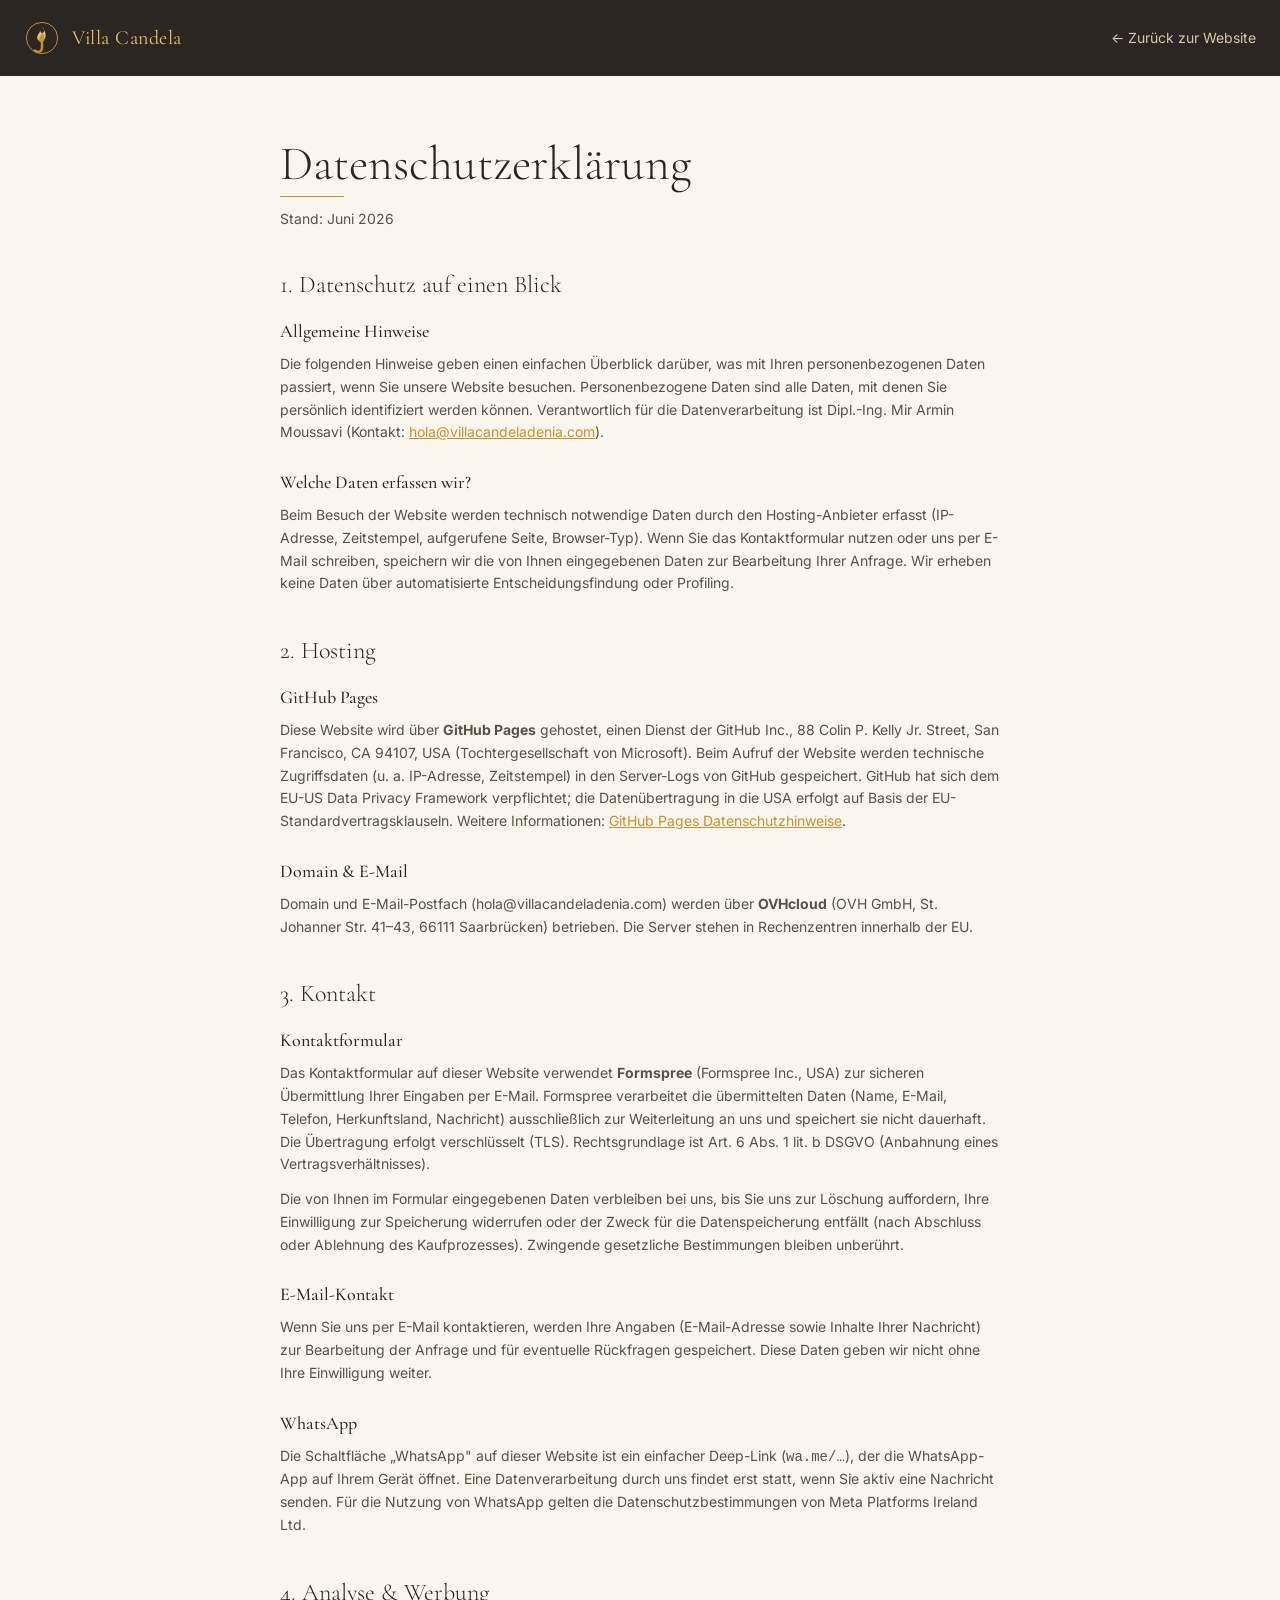
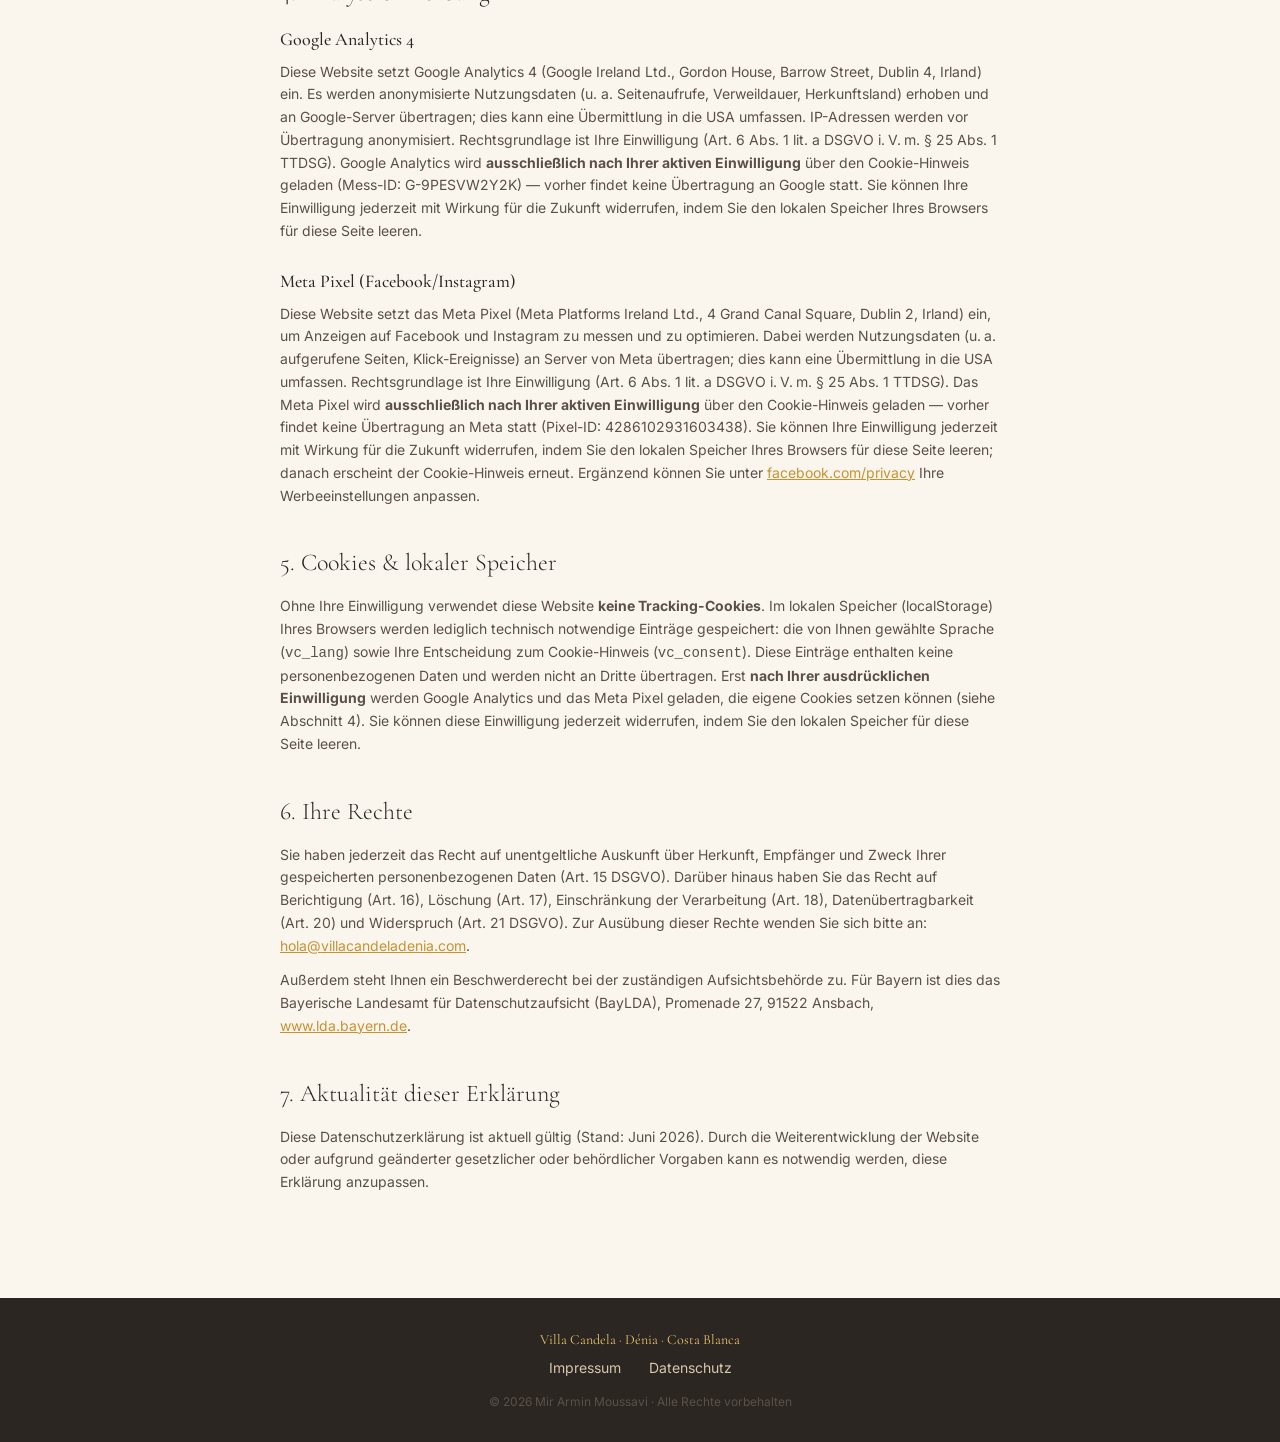
<file: datenschutz.html>
<!DOCTYPE html>
<html lang="de">
<head>
  <meta charset="UTF-8">
  <meta name="viewport" content="width=device-width, initial-scale=1.0">
  <title>Datenschutzerklärung – Villa Candela Dénia</title>
  <meta name="robots" content="noindex, nofollow">
  <link rel="stylesheet" href="assets/css/app.css" />
  <link rel="preconnect" href="https://fonts.googleapis.com">
  <link rel="preconnect" href="https://fonts.gstatic.com" crossorigin>
  <link href="https://fonts.googleapis.com/css2?family=Cormorant+Garamond:ital,wght@0,300;0,400;0,600;1,300;1,400&family=Inter:wght@300;400;500&display=swap" rel="stylesheet">
  <link rel="icon" type="image/svg+xml" href="data:image/svg+xml,%3Csvg viewBox='0 0 60 60' xmlns='http://www.w3.org/2000/svg'%3E%3Ccircle cx='30' cy='30' r='27' fill='%23C8912F'/%3E%3Cpath d='M31 12 C41 24 40 35 32 40 C27 43 20 40 20 32 C20 26 25 24 26 17 C26.5 24 35 24 35.5 17.5 C35.5 13.5 33.5 12.5 31 12 Z' fill='%23FAF6EE'/%3E%3Cpath d='M33 33 L33 45 C33 53 25 56 18 50' fill='none' stroke='%23FAF6EE' stroke-width='4.5' stroke-linecap='round'/%3E%3C/svg%3E">
  <style>
    body { font-family: 'Inter', sans-serif; background-color: #FAF6EE; color: #2B2622; }
    h1, h2, h3 { font-family: 'Cormorant Garamond', serif; }
    a { color: #C8912F; text-decoration: underline; }
    a:hover { color: #B5673B; }
  </style>
</head>
<body class="min-h-screen bg-cream">

  <!-- Header -->
  <header class="bg-ink py-5 px-6 flex items-center justify-between">
    <a href="index.html" class="flex items-center gap-3 no-underline">
      <svg viewBox="0 0 60 60" width="36" height="36" xmlns="http://www.w3.org/2000/svg">
        <circle cx="30" cy="30" r="26" fill="none" stroke="#C8912F" stroke-width="1.6"/>
        <path d="M30 12 C38 21 37.5 30 32 34 C28 37 22 35 22 29 C22 24 26 22.5 27 17.5 C27.5 23 33 23 33.5 18 C33.5 14.5 32 13 30 12 Z" fill="#E7C36B"/>
        <path d="M30 21 C35.5 28 35 35 31 37 C28 38.5 24.5 36.5 25 32 C25.5 27 29 27 29 23 Z" fill="#C8912F"/>
        <path d="M30 34 L30 46 C30 53 24 55 18 51" fill="none" stroke="#C8912F" stroke-width="4" stroke-linecap="round"/>
      </svg>
      <span class="font-serif text-xl text-amberlt tracking-wide">Villa Candela</span>
    </a>
    <a href="index.html" class="text-stone text-sm hover:text-amberlt transition-colors no-underline">← Zurück zur Website</a>
  </header>

  <!-- Content -->
  <main class="max-w-3xl mx-auto px-6 py-16">

    <h1 class="text-5xl font-light text-ink mb-2">Datenschutzerklärung</h1>
    <div class="w-16 h-px bg-amber mb-3"></div>
    <p class="text-inksoft text-sm mb-10">Stand: Juni 2026</p>

    <!-- 1 -->
    <section class="mb-10">
      <h2 class="text-2xl font-light text-ink mb-4">1. Datenschutz auf einen Blick</h2>
      <h3 class="text-lg font-medium text-ink mb-2">Allgemeine Hinweise</h3>
      <p class="text-inksoft leading-relaxed text-sm">
        Die folgenden Hinweise geben einen einfachen Überblick darüber, was mit Ihren personenbezogenen Daten passiert, wenn Sie unsere Website besuchen. Personenbezogene Daten sind alle Daten, mit denen Sie persönlich identifiziert werden können. Verantwortlich für die Datenverarbeitung ist Dipl.-Ing. Mir Armin Moussavi (Kontakt: <a href="mailto:hola@villacandeladenia.com">hola@villacandeladenia.com</a>).
      </p>

      <h3 class="text-lg font-medium text-ink mt-6 mb-2">Welche Daten erfassen wir?</h3>
      <p class="text-inksoft leading-relaxed text-sm">
        Beim Besuch der Website werden technisch notwendige Daten durch den Hosting-Anbieter erfasst (IP-Adresse, Zeitstempel, aufgerufene Seite, Browser-Typ). Wenn Sie das Kontaktformular nutzen oder uns per E-Mail schreiben, speichern wir die von Ihnen eingegebenen Daten zur Bearbeitung Ihrer Anfrage. Wir erheben keine Daten über automatisierte Entscheidungsfindung oder Profiling.
      </p>
    </section>

    <!-- 2 -->
    <section class="mb-10">
      <h2 class="text-2xl font-light text-ink mb-4">2. Hosting</h2>

      <h3 class="text-lg font-medium text-ink mb-2">GitHub Pages</h3>
      <p class="text-inksoft leading-relaxed text-sm">
        Diese Website wird über <strong>GitHub Pages</strong> gehostet, einen Dienst der GitHub Inc., 88 Colin P. Kelly Jr. Street, San Francisco, CA 94107, USA (Tochtergesellschaft von Microsoft). Beim Aufruf der Website werden technische Zugriffsdaten (u. a. IP-Adresse, Zeitstempel) in den Server-Logs von GitHub gespeichert. GitHub hat sich dem EU-US Data Privacy Framework verpflichtet; die Datenübertragung in die USA erfolgt auf Basis der EU-Standardvertragsklauseln. Weitere Informationen: <a href="https://docs.github.com/en/pages/getting-started-with-github-pages/about-github-pages" target="_blank" rel="noopener">GitHub Pages Datenschutzhinweise</a>.
      </p>

      <h3 class="text-lg font-medium text-ink mt-6 mb-2">Domain &amp; E-Mail</h3>
      <p class="text-inksoft leading-relaxed text-sm">
        Domain und E-Mail-Postfach (hola@villacandeladenia.com) werden über <strong>OVHcloud</strong> (OVH GmbH, St. Johanner Str. 41–43, 66111 Saarbrücken) betrieben. Die Server stehen in Rechenzentren innerhalb der EU.
      </p>
    </section>

    <!-- 3 -->
    <section class="mb-10">
      <h2 class="text-2xl font-light text-ink mb-4">3. Kontakt</h2>

      <h3 class="text-lg font-medium text-ink mb-2">Kontaktformular</h3>
      <p class="text-inksoft leading-relaxed text-sm">
        Das Kontaktformular auf dieser Website verwendet <strong>Formspree</strong> (Formspree Inc., USA) zur sicheren Übermittlung Ihrer Eingaben per E-Mail. Formspree verarbeitet die übermittelten Daten (Name, E-Mail, Telefon, Herkunftsland, Nachricht) ausschließlich zur Weiterleitung an uns und speichert sie nicht dauerhaft. Die Übertragung erfolgt verschlüsselt (TLS). Rechtsgrundlage ist Art. 6 Abs. 1 lit. b DSGVO (Anbahnung eines Vertragsverhältnisses).
      </p>
      <p class="text-inksoft leading-relaxed text-sm mt-3">
        Die von Ihnen im Formular eingegebenen Daten verbleiben bei uns, bis Sie uns zur Löschung auffordern, Ihre Einwilligung zur Speicherung widerrufen oder der Zweck für die Datenspeicherung entfällt (nach Abschluss oder Ablehnung des Kaufprozesses). Zwingende gesetzliche Bestimmungen bleiben unberührt.
      </p>

      <h3 class="text-lg font-medium text-ink mt-6 mb-2">E-Mail-Kontakt</h3>
      <p class="text-inksoft leading-relaxed text-sm">
        Wenn Sie uns per E-Mail kontaktieren, werden Ihre Angaben (E-Mail-Adresse sowie Inhalte Ihrer Nachricht) zur Bearbeitung der Anfrage und für eventuelle Rückfragen gespeichert. Diese Daten geben wir nicht ohne Ihre Einwilligung weiter.
      </p>

      <h3 class="text-lg font-medium text-ink mt-6 mb-2">WhatsApp</h3>
      <p class="text-inksoft leading-relaxed text-sm">
        Die Schaltfläche „WhatsApp" auf dieser Website ist ein einfacher Deep-Link (<code>wa.me/…</code>), der die WhatsApp-App auf Ihrem Gerät öffnet. Eine Datenverarbeitung durch uns findet erst statt, wenn Sie aktiv eine Nachricht senden. Für die Nutzung von WhatsApp gelten die Datenschutzbestimmungen von Meta Platforms Ireland Ltd.
      </p>
    </section>

    <!-- 4 -->
    <section class="mb-10">
      <h2 class="text-2xl font-light text-ink mb-4">4. Analyse &amp; Werbung</h2>

      <h3 class="text-lg font-medium text-ink mb-2">Google Analytics 4</h3>
      <p class="text-inksoft leading-relaxed text-sm">
        Diese Website setzt Google Analytics 4 (Google Ireland Ltd., Gordon House, Barrow Street, Dublin 4, Irland) ein. Es werden anonymisierte Nutzungsdaten (u. a. Seitenaufrufe, Verweildauer, Herkunftsland) erhoben und an Google-Server übertragen; dies kann eine Übermittlung in die USA umfassen. IP-Adressen werden vor Übertragung anonymisiert. Rechtsgrundlage ist Ihre Einwilligung (Art. 6 Abs. 1 lit. a DSGVO i.&thinsp;V.&thinsp;m. § 25 Abs. 1 TTDSG). Google Analytics wird <strong>ausschließlich nach Ihrer aktiven Einwilligung</strong> über den Cookie-Hinweis geladen (Mess-ID: G-9PESVW2Y2K) — vorher findet keine Übertragung an Google statt. Sie können Ihre Einwilligung jederzeit mit Wirkung für die Zukunft widerrufen, indem Sie den lokalen Speicher Ihres Browsers für diese Seite leeren.
      </p>

      <h3 class="text-lg font-medium text-ink mt-6 mb-2">Meta Pixel (Facebook/Instagram)</h3>
      <p class="text-inksoft leading-relaxed text-sm">
        Diese Website setzt das Meta Pixel (Meta Platforms Ireland Ltd., 4 Grand Canal Square, Dublin 2, Irland) ein, um Anzeigen auf Facebook und Instagram zu messen und zu optimieren. Dabei werden Nutzungsdaten (u.&thinsp;a. aufgerufene Seiten, Klick-Ereignisse) an Server von Meta übertragen; dies kann eine Übermittlung in die USA umfassen. Rechtsgrundlage ist Ihre Einwilligung (Art. 6 Abs. 1 lit. a DSGVO i.&thinsp;V.&thinsp;m. § 25 Abs. 1 TTDSG). Das Meta Pixel wird <strong>ausschließlich nach Ihrer aktiven Einwilligung</strong> über den Cookie-Hinweis geladen — vorher findet keine Übertragung an Meta statt (Pixel-ID: 4286102931603438). Sie können Ihre Einwilligung jederzeit mit Wirkung für die Zukunft widerrufen, indem Sie den lokalen Speicher Ihres Browsers für diese Seite leeren; danach erscheint der Cookie-Hinweis erneut. Ergänzend können Sie unter <a href="https://www.facebook.com/privacy/explanation" class="underline hover:text-ember">facebook.com/privacy</a> Ihre Werbeeinstellungen anpassen.
      </p>
    </section>

    <!-- 5 -->
    <section class="mb-10">
      <h2 class="text-2xl font-light text-ink mb-4">5. Cookies &amp; lokaler Speicher</h2>
      <p class="text-inksoft leading-relaxed text-sm">
        Ohne Ihre Einwilligung verwendet diese Website <strong>keine Tracking-Cookies</strong>. Im lokalen Speicher (localStorage) Ihres Browsers werden lediglich technisch notwendige Einträge gespeichert: die von Ihnen gewählte Sprache (<code>vc_lang</code>) sowie Ihre Entscheidung zum Cookie-Hinweis (<code>vc_consent</code>). Diese Einträge enthalten keine personenbezogenen Daten und werden nicht an Dritte übertragen. Erst <strong>nach Ihrer ausdrücklichen Einwilligung</strong> werden Google Analytics und das Meta Pixel geladen, die eigene Cookies setzen können (siehe Abschnitt 4). Sie können diese Einwilligung jederzeit widerrufen, indem Sie den lokalen Speicher für diese Seite leeren.
      </p>
    </section>

    <!-- 6 -->
    <section class="mb-10">
      <h2 class="text-2xl font-light text-ink mb-4">6. Ihre Rechte</h2>
      <p class="text-inksoft leading-relaxed text-sm">
        Sie haben jederzeit das Recht auf unentgeltliche Auskunft über Herkunft, Empfänger und Zweck Ihrer gespeicherten personenbezogenen Daten (Art. 15 DSGVO). Darüber hinaus haben Sie das Recht auf Berichtigung (Art. 16), Löschung (Art. 17), Einschränkung der Verarbeitung (Art. 18), Datenübertragbarkeit (Art. 20) und Widerspruch (Art. 21 DSGVO). Zur Ausübung dieser Rechte wenden Sie sich bitte an: <a href="mailto:hola@villacandeladenia.com">hola@villacandeladenia.com</a>.
      </p>
      <p class="text-inksoft leading-relaxed text-sm mt-3">
        Außerdem steht Ihnen ein Beschwerderecht bei der zuständigen Aufsichtsbehörde zu. Für Bayern ist dies das Bayerische Landesamt für Datenschutzaufsicht (BayLDA), Promenade 27, 91522 Ansbach, <a href="https://www.lda.bayern.de" target="_blank" rel="noopener">www.lda.bayern.de</a>.
      </p>
    </section>

    <!-- 7 -->
    <section class="mb-10">
      <h2 class="text-2xl font-light text-ink mb-4">7. Aktualität dieser Erklärung</h2>
      <p class="text-inksoft leading-relaxed text-sm">
        Diese Datenschutzerklärung ist aktuell gültig (Stand: Juni 2026). Durch die Weiterentwicklung der Website oder aufgrund geänderter gesetzlicher oder behördlicher Vorgaben kann es notwendig werden, diese Erklärung anzupassen.
      </p>
    </section>

  </main>

  <!-- Footer -->
  <footer class="bg-ink text-stone text-sm text-center py-8 px-6">
    <p class="mb-2 font-serif text-amberlt">Villa Candela · Dénia · Costa Blanca</p>
    <p>
      <a href="impressum.html" class="text-stone hover:text-amberlt no-underline mx-3">Impressum</a>
      <a href="datenschutz.html" class="text-stone hover:text-amberlt no-underline mx-3">Datenschutz</a>
    </p>
    <p class="mt-4 text-inksoft text-xs">© 2026 Mir Armin Moussavi · Alle Rechte vorbehalten</p>
  </footer>

</body>
</html>
</file>
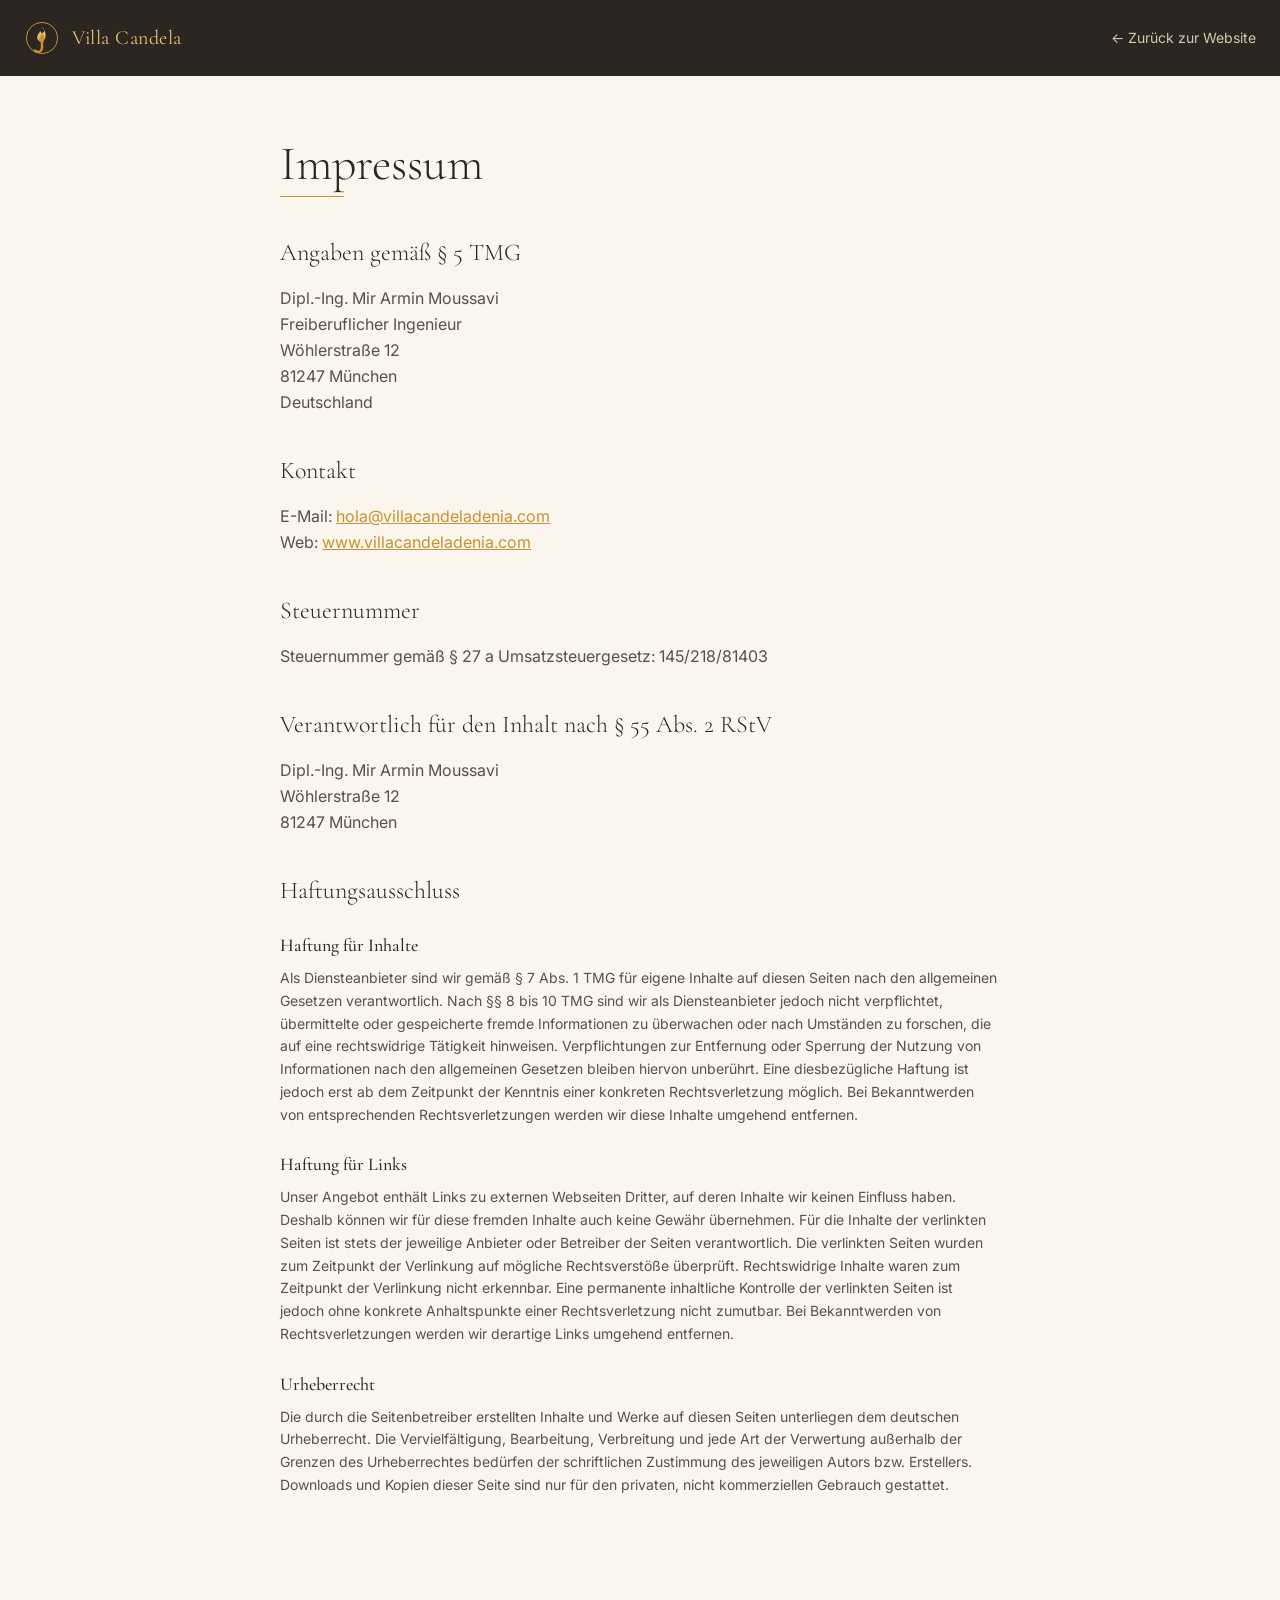
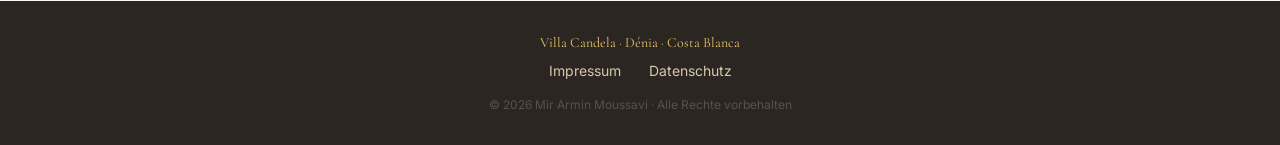
<file: impressum.html>
<!DOCTYPE html>
<html lang="de">
<head>
  <meta charset="UTF-8">
  <meta name="viewport" content="width=device-width, initial-scale=1.0">
  <title>Impressum – Villa Candela Dénia</title>
  <meta name="robots" content="noindex, nofollow">
  <link rel="stylesheet" href="assets/css/app.css" />
  <link rel="preconnect" href="https://fonts.googleapis.com">
  <link rel="preconnect" href="https://fonts.gstatic.com" crossorigin>
  <link href="https://fonts.googleapis.com/css2?family=Cormorant+Garamond:ital,wght@0,300;0,400;0,600;1,300;1,400&family=Inter:wght@300;400;500&display=swap" rel="stylesheet">
  <link rel="icon" type="image/svg+xml" href="data:image/svg+xml,%3Csvg viewBox='0 0 60 60' xmlns='http://www.w3.org/2000/svg'%3E%3Ccircle cx='30' cy='30' r='27' fill='%23C8912F'/%3E%3Cpath d='M31 12 C41 24 40 35 32 40 C27 43 20 40 20 32 C20 26 25 24 26 17 C26.5 24 35 24 35.5 17.5 C35.5 13.5 33.5 12.5 31 12 Z' fill='%23FAF6EE'/%3E%3Cpath d='M33 33 L33 45 C33 53 25 56 18 50' fill='none' stroke='%23FAF6EE' stroke-width='4.5' stroke-linecap='round'/%3E%3C/svg%3E">
  <style>
    body { font-family: 'Inter', sans-serif; background-color: #FAF6EE; color: #2B2622; }
    h1, h2, h3 { font-family: 'Cormorant Garamond', serif; }
    a { color: #C8912F; text-decoration: underline; }
    a:hover { color: #B5673B; }
  </style>
</head>
<body class="min-h-screen bg-cream">

  <!-- Header -->
  <header class="bg-ink py-5 px-6 flex items-center justify-between">
    <a href="index.html" class="flex items-center gap-3 no-underline">
      <svg viewBox="0 0 60 60" width="36" height="36" xmlns="http://www.w3.org/2000/svg">
        <circle cx="30" cy="30" r="26" fill="none" stroke="#C8912F" stroke-width="1.6"/>
        <path d="M30 12 C38 21 37.5 30 32 34 C28 37 22 35 22 29 C22 24 26 22.5 27 17.5 C27.5 23 33 23 33.5 18 C33.5 14.5 32 13 30 12 Z" fill="#E7C36B"/>
        <path d="M30 21 C35.5 28 35 35 31 37 C28 38.5 24.5 36.5 25 32 C25.5 27 29 27 29 23 Z" fill="#C8912F"/>
        <path d="M30 34 L30 46 C30 53 24 55 18 51" fill="none" stroke="#C8912F" stroke-width="4" stroke-linecap="round"/>
      </svg>
      <span class="font-serif text-xl text-amberlt tracking-wide">Villa Candela</span>
    </a>
    <a href="index.html" class="text-stone text-sm hover:text-amberlt transition-colors no-underline">← Zurück zur Website</a>
  </header>

  <!-- Content -->
  <main class="max-w-3xl mx-auto px-6 py-16">

    <h1 class="text-5xl font-light text-ink mb-2">Impressum</h1>
    <div class="w-16 h-px bg-amber mb-10"></div>

    <section class="mb-10">
      <h2 class="text-2xl font-light text-ink mb-4">Angaben gemäß § 5 TMG</h2>
      <p class="text-inksoft leading-relaxed">
        Dipl.-Ing. Mir Armin Moussavi<br>
        Freiberuflicher Ingenieur<br>
        Wöhlerstraße 12<br>
        81247 München<br>
        Deutschland
      </p>
    </section>

    <section class="mb-10">
      <h2 class="text-2xl font-light text-ink mb-4">Kontakt</h2>
      <p class="text-inksoft leading-relaxed">
        E-Mail: <a href="mailto:hola@villacandeladenia.com">hola@villacandeladenia.com</a><br>
        Web: <a href="https://www.villacandeladenia.com">www.villacandeladenia.com</a>
      </p>
    </section>

    <section class="mb-10">
      <h2 class="text-2xl font-light text-ink mb-4">Steuernummer</h2>
      <p class="text-inksoft leading-relaxed">
        Steuernummer gemäß § 27 a Umsatzsteuergesetz: 145/218/81403
      </p>
    </section>

    <section class="mb-10">
      <h2 class="text-2xl font-light text-ink mb-4">Verantwortlich für den Inhalt nach § 55 Abs. 2 RStV</h2>
      <p class="text-inksoft leading-relaxed">
        Dipl.-Ing. Mir Armin Moussavi<br>
        Wöhlerstraße 12<br>
        81247 München
      </p>
    </section>

    <section class="mb-10">
      <h2 class="text-2xl font-light text-ink mb-4">Haftungsausschluss</h2>

      <h3 class="text-lg font-medium text-ink mt-6 mb-2">Haftung für Inhalte</h3>
      <p class="text-inksoft leading-relaxed text-sm">
        Als Diensteanbieter sind wir gemäß § 7 Abs. 1 TMG für eigene Inhalte auf diesen Seiten nach den allgemeinen Gesetzen verantwortlich. Nach §§ 8 bis 10 TMG sind wir als Diensteanbieter jedoch nicht verpflichtet, übermittelte oder gespeicherte fremde Informationen zu überwachen oder nach Umständen zu forschen, die auf eine rechtswidrige Tätigkeit hinweisen. Verpflichtungen zur Entfernung oder Sperrung der Nutzung von Informationen nach den allgemeinen Gesetzen bleiben hiervon unberührt. Eine diesbezügliche Haftung ist jedoch erst ab dem Zeitpunkt der Kenntnis einer konkreten Rechtsverletzung möglich. Bei Bekanntwerden von entsprechenden Rechtsverletzungen werden wir diese Inhalte umgehend entfernen.
      </p>

      <h3 class="text-lg font-medium text-ink mt-6 mb-2">Haftung für Links</h3>
      <p class="text-inksoft leading-relaxed text-sm">
        Unser Angebot enthält Links zu externen Webseiten Dritter, auf deren Inhalte wir keinen Einfluss haben. Deshalb können wir für diese fremden Inhalte auch keine Gewähr übernehmen. Für die Inhalte der verlinkten Seiten ist stets der jeweilige Anbieter oder Betreiber der Seiten verantwortlich. Die verlinkten Seiten wurden zum Zeitpunkt der Verlinkung auf mögliche Rechtsverstöße überprüft. Rechtswidrige Inhalte waren zum Zeitpunkt der Verlinkung nicht erkennbar. Eine permanente inhaltliche Kontrolle der verlinkten Seiten ist jedoch ohne konkrete Anhaltspunkte einer Rechtsverletzung nicht zumutbar. Bei Bekanntwerden von Rechtsverletzungen werden wir derartige Links umgehend entfernen.
      </p>

      <h3 class="text-lg font-medium text-ink mt-6 mb-2">Urheberrecht</h3>
      <p class="text-inksoft leading-relaxed text-sm">
        Die durch die Seitenbetreiber erstellten Inhalte und Werke auf diesen Seiten unterliegen dem deutschen Urheberrecht. Die Vervielfältigung, Bearbeitung, Verbreitung und jede Art der Verwertung außerhalb der Grenzen des Urheberrechtes bedürfen der schriftlichen Zustimmung des jeweiligen Autors bzw. Erstellers. Downloads und Kopien dieser Seite sind nur für den privaten, nicht kommerziellen Gebrauch gestattet.
      </p>
    </section>

  </main>

  <!-- Footer -->
  <footer class="bg-ink text-stone text-sm text-center py-8 px-6">
    <p class="mb-2 font-serif text-amberlt">Villa Candela · Dénia · Costa Blanca</p>
    <p>
      <a href="impressum.html" class="text-stone hover:text-amberlt no-underline mx-3">Impressum</a>
      <a href="datenschutz.html" class="text-stone hover:text-amberlt no-underline mx-3">Datenschutz</a>
    </p>
    <p class="mt-4 text-inksoft text-xs">© 2026 Mir Armin Moussavi · Alle Rechte vorbehalten</p>
  </footer>

</body>
</html>
</file>
<file: assets/css/app.css>
*,:after,:before{--tw-border-spacing-x:0;--tw-border-spacing-y:0;--tw-translate-x:0;--tw-translate-y:0;--tw-rotate:0;--tw-skew-x:0;--tw-skew-y:0;--tw-scale-x:1;--tw-scale-y:1;--tw-pan-x: ;--tw-pan-y: ;--tw-pinch-zoom: ;--tw-scroll-snap-strictness:proximity;--tw-gradient-from-position: ;--tw-gradient-via-position: ;--tw-gradient-to-position: ;--tw-ordinal: ;--tw-slashed-zero: ;--tw-numeric-figure: ;--tw-numeric-spacing: ;--tw-numeric-fraction: ;--tw-ring-inset: ;--tw-ring-offset-width:0px;--tw-ring-offset-color:#fff;--tw-ring-color:rgba(59,130,246,.5);--tw-ring-offset-shadow:0 0 #0000;--tw-ring-shadow:0 0 #0000;--tw-shadow:0 0 #0000;--tw-shadow-colored:0 0 #0000;--tw-blur: ;--tw-brightness: ;--tw-contrast: ;--tw-grayscale: ;--tw-hue-rotate: ;--tw-invert: ;--tw-saturate: ;--tw-sepia: ;--tw-drop-shadow: ;--tw-backdrop-blur: ;--tw-backdrop-brightness: ;--tw-backdrop-contrast: ;--tw-backdrop-grayscale: ;--tw-backdrop-hue-rotate: ;--tw-backdrop-invert: ;--tw-backdrop-opacity: ;--tw-backdrop-saturate: ;--tw-backdrop-sepia: ;--tw-contain-size: ;--tw-contain-layout: ;--tw-contain-paint: ;--tw-contain-style: }::backdrop{--tw-border-spacing-x:0;--tw-border-spacing-y:0;--tw-translate-x:0;--tw-translate-y:0;--tw-rotate:0;--tw-skew-x:0;--tw-skew-y:0;--tw-scale-x:1;--tw-scale-y:1;--tw-pan-x: ;--tw-pan-y: ;--tw-pinch-zoom: ;--tw-scroll-snap-strictness:proximity;--tw-gradient-from-position: ;--tw-gradient-via-position: ;--tw-gradient-to-position: ;--tw-ordinal: ;--tw-slashed-zero: ;--tw-numeric-figure: ;--tw-numeric-spacing: ;--tw-numeric-fraction: ;--tw-ring-inset: ;--tw-ring-offset-width:0px;--tw-ring-offset-color:#fff;--tw-ring-color:rgba(59,130,246,.5);--tw-ring-offset-shadow:0 0 #0000;--tw-ring-shadow:0 0 #0000;--tw-shadow:0 0 #0000;--tw-shadow-colored:0 0 #0000;--tw-blur: ;--tw-brightness: ;--tw-contrast: ;--tw-grayscale: ;--tw-hue-rotate: ;--tw-invert: ;--tw-saturate: ;--tw-sepia: ;--tw-drop-shadow: ;--tw-backdrop-blur: ;--tw-backdrop-brightness: ;--tw-backdrop-contrast: ;--tw-backdrop-grayscale: ;--tw-backdrop-hue-rotate: ;--tw-backdrop-invert: ;--tw-backdrop-opacity: ;--tw-backdrop-saturate: ;--tw-backdrop-sepia: ;--tw-contain-size: ;--tw-contain-layout: ;--tw-contain-paint: ;--tw-contain-style: }/*! tailwindcss v3.4.17 | MIT License | https://tailwindcss.com*/*,:after,:before{border:0 solid #e5e7eb;box-sizing:border-box}:after,:before{--tw-content:""}:host,html{line-height:1.5;-webkit-text-size-adjust:100%;font-family:Inter,system-ui,sans-serif;font-feature-settings:normal;font-variation-settings:normal;-moz-tab-size:4;-o-tab-size:4;tab-size:4;-webkit-tap-highlight-color:transparent}body{line-height:inherit;margin:0}hr{border-top-width:1px;color:inherit;height:0}abbr:where([title]){-webkit-text-decoration:underline dotted;text-decoration:underline dotted}h1,h2,h3,h4,h5,h6{font-size:inherit;font-weight:inherit}a{color:inherit;text-decoration:inherit}b,strong{font-weight:bolder}code,kbd,pre,samp{font-family:ui-monospace,SFMono-Regular,Menlo,Monaco,Consolas,Liberation Mono,Courier New,monospace;font-feature-settings:normal;font-size:1em;font-variation-settings:normal}small{font-size:80%}sub,sup{font-size:75%;line-height:0;position:relative;vertical-align:baseline}sub{bottom:-.25em}sup{top:-.5em}table{border-collapse:collapse;border-color:inherit;text-indent:0}button,input,optgroup,select,textarea{color:inherit;font-family:inherit;font-feature-settings:inherit;font-size:100%;font-variation-settings:inherit;font-weight:inherit;letter-spacing:inherit;line-height:inherit;margin:0;padding:0}button,select{text-transform:none}button,input:where([type=button]),input:where([type=reset]),input:where([type=submit]){-webkit-appearance:button;background-color:transparent;background-image:none}:-moz-focusring{outline:auto}:-moz-ui-invalid{box-shadow:none}progress{vertical-align:baseline}::-webkit-inner-spin-button,::-webkit-outer-spin-button{height:auto}[type=search]{-webkit-appearance:textfield;outline-offset:-2px}::-webkit-search-decoration{-webkit-appearance:none}::-webkit-file-upload-button{-webkit-appearance:button;font:inherit}summary{display:list-item}blockquote,dd,dl,figure,h1,h2,h3,h4,h5,h6,hr,p,pre{margin:0}fieldset{margin:0}fieldset,legend{padding:0}menu,ol,ul{list-style:none;margin:0;padding:0}dialog{padding:0}textarea{resize:vertical}input::-moz-placeholder,textarea::-moz-placeholder{color:#9ca3af;opacity:1}input::placeholder,textarea::placeholder{color:#9ca3af;opacity:1}[role=button],button{cursor:pointer}:disabled{cursor:default}audio,canvas,embed,iframe,img,object,svg,video{display:block;vertical-align:middle}img,video{height:auto;max-width:100%}[hidden]:where(:not([hidden=until-found])){display:none}.fixed{position:fixed}.absolute{position:absolute}.relative{position:relative}.inset-0{inset:0}.inset-x-0{left:0;right:0}.bottom-0{bottom:0}.bottom-3{bottom:.75rem}.bottom-6{bottom:1.5rem}.left-0{left:0}.left-4{left:1rem}.right-0{right:0}.right-6{right:1.5rem}.top-0{top:0}.z-10{z-index:10}.z-50{z-index:50}.z-\[100\]{z-index:100}.z-\[60\]{z-index:60}.mx-3{margin-left:.75rem;margin-right:.75rem}.mx-auto{margin-left:auto;margin-right:auto}.mb-1{margin-bottom:.25rem}.mb-10{margin-bottom:2.5rem}.mb-12{margin-bottom:3rem}.mb-14{margin-bottom:3.5rem}.mb-16{margin-bottom:4rem}.mb-2{margin-bottom:.5rem}.mb-20{margin-bottom:5rem}.mb-3{margin-bottom:.75rem}.mb-4{margin-bottom:1rem}.mb-5{margin-bottom:1.25rem}.mb-6{margin-bottom:1.5rem}.mb-8{margin-bottom:2rem}.mt-0\.5{margin-top:.125rem}.mt-1{margin-top:.25rem}.mt-1\.5{margin-top:.375rem}.mt-12{margin-top:3rem}.mt-2{margin-top:.5rem}.mt-3{margin-top:.75rem}.mt-4{margin-top:1rem}.mt-6{margin-top:1.5rem}.mt-8{margin-top:2rem}.block{display:block}.inline-block{display:inline-block}.flex{display:flex}.inline-flex{display:inline-flex}.table{display:table}.grid{display:grid}.hidden{display:none}.aspect-\[3\/4\]{aspect-ratio:3/4}.aspect-\[4\/3\]{aspect-ratio:4/3}.h-14{height:3.5rem}.h-20{height:5rem}.h-72{height:18rem}.h-80{height:20rem}.h-\[420px\]{height:420px}.h-full{height:100%}.h-px{height:1px}.h-screen{height:100vh}.max-h-full{max-height:100%}.min-h-\[320px\]{min-height:320px}.min-h-\[640px\]{min-height:640px}.min-h-screen{min-height:100vh}.w-14{width:3.5rem}.w-16{width:4rem}.w-20{width:5rem}.w-full{width:100%}.min-w-\[5rem\]{min-width:5rem}.max-w-2xl{max-width:42rem}.max-w-3xl{max-width:48rem}.max-w-5xl{max-width:64rem}.max-w-7xl{max-width:80rem}.max-w-full{max-width:100%}.max-w-md{max-width:28rem}.flex-1{flex:1 1 0%}.flex-shrink-0,.shrink-0{flex-shrink:0}.transform{transform:translate(var(--tw-translate-x),var(--tw-translate-y)) rotate(var(--tw-rotate)) skewX(var(--tw-skew-x)) skewY(var(--tw-skew-y)) scaleX(var(--tw-scale-x)) scaleY(var(--tw-scale-y))}.cursor-pointer{cursor:pointer}.cursor-zoom-out{cursor:zoom-out}.grid-cols-1{grid-template-columns:repeat(1,minmax(0,1fr))}.grid-cols-2{grid-template-columns:repeat(2,minmax(0,1fr))}.grid-cols-3{grid-template-columns:repeat(3,minmax(0,1fr))}.grid-rows-2{grid-template-rows:repeat(2,minmax(0,1fr))}.flex-col{flex-direction:column}.flex-wrap{flex-wrap:wrap}.items-start{align-items:flex-start}.items-center{align-items:center}.items-stretch{align-items:stretch}.justify-center{justify-content:center}.justify-between{justify-content:space-between}.gap-12{gap:3rem}.gap-14{gap:3.5rem}.gap-2{gap:.5rem}.gap-3{gap:.75rem}.gap-4{gap:1rem}.gap-5{gap:1.25rem}.gap-6{gap:1.5rem}.gap-7{gap:1.75rem}.gap-x-3{-moz-column-gap:.75rem;column-gap:.75rem}.gap-y-5{row-gap:1.25rem}.space-y-1\.5>:not([hidden])~:not([hidden]){--tw-space-y-reverse:0;margin-bottom:calc(.375rem*var(--tw-space-y-reverse));margin-top:calc(.375rem*(1 - var(--tw-space-y-reverse)))}.space-y-12>:not([hidden])~:not([hidden]){--tw-space-y-reverse:0;margin-bottom:calc(3rem*var(--tw-space-y-reverse));margin-top:calc(3rem*(1 - var(--tw-space-y-reverse)))}.space-y-6>:not([hidden])~:not([hidden]){--tw-space-y-reverse:0;margin-bottom:calc(1.5rem*var(--tw-space-y-reverse));margin-top:calc(1.5rem*(1 - var(--tw-space-y-reverse)))}.divide-y>:not([hidden])~:not([hidden]){--tw-divide-y-reverse:0;border-bottom-width:calc(1px*var(--tw-divide-y-reverse));border-top-width:calc(1px*(1 - var(--tw-divide-y-reverse)))}.divide-sand>:not([hidden])~:not([hidden]){--tw-divide-opacity:1;border-color:rgb(234 223 203/var(--tw-divide-opacity,1))}.overflow-hidden{overflow:hidden}.whitespace-nowrap{white-space:nowrap}.rounded{border-radius:.25rem}.rounded-2xl{border-radius:1rem}.rounded-full{border-radius:9999px}.rounded-lg{border-radius:.5rem}.rounded-xl{border-radius:.75rem}.border{border-width:1px}.border-l-2{border-left-width:2px}.border-t{border-top-width:1px}.border-amber{--tw-border-opacity:1;border-color:rgb(200 145 47/var(--tw-border-opacity,1))}.border-amber\/40{border-color:rgba(200,145,47,.4)}.border-cream\/25{border-color:hsla(40,55%,96%,.25)}.border-ink{--tw-border-opacity:1;border-color:rgb(43 38 34/var(--tw-border-opacity,1))}.border-stone{--tw-border-opacity:1;border-color:rgb(216 199 172/var(--tw-border-opacity,1))}.border-white\/10{border-color:hsla(0,0%,100%,.1)}.bg-\[\#25D366\]{--tw-bg-opacity:1;background-color:rgb(37 211 102/var(--tw-bg-opacity,1))}.bg-\[\#FAF6EE\]{--tw-bg-opacity:1;background-color:rgb(250 246 238/var(--tw-bg-opacity,1))}.bg-amber{--tw-bg-opacity:1;background-color:rgb(200 145 47/var(--tw-bg-opacity,1))}.bg-amber\/10{background-color:rgba(200,145,47,.1)}.bg-black\/90{background-color:rgba(0,0,0,.9)}.bg-cream{--tw-bg-opacity:1;background-color:rgb(250 246 238/var(--tw-bg-opacity,1))}.bg-cream\/95{background-color:hsla(40,55%,96%,.95)}.bg-cream\/\[\.06\]{background-color:hsla(40,55%,96%,.06)}.bg-ink{--tw-bg-opacity:1;background-color:rgb(43 38 34/var(--tw-bg-opacity,1))}.bg-ink\/95{background-color:rgba(43,38,34,.95)}.bg-sand\/40{background-color:hsla(39,42%,86%,.4)}.bg-sand\/50{background-color:hsla(39,42%,86%,.5)}.bg-transparent{background-color:transparent}.bg-white{--tw-bg-opacity:1;background-color:rgb(255 255 255/var(--tw-bg-opacity,1))}.bg-white\/10{background-color:hsla(0,0%,100%,.1)}.bg-gradient-to-t{background-image:linear-gradient(to top,var(--tw-gradient-stops))}.from-ink\/70{--tw-gradient-from:rgba(43,38,34,.7) var(--tw-gradient-from-position);--tw-gradient-to:rgba(43,38,34,0) var(--tw-gradient-to-position);--tw-gradient-stops:var(--tw-gradient-from),var(--tw-gradient-to)}.from-ink\/95{--tw-gradient-from:rgba(43,38,34,.95) var(--tw-gradient-from-position);--tw-gradient-to:rgba(43,38,34,0) var(--tw-gradient-to-position);--tw-gradient-stops:var(--tw-gradient-from),var(--tw-gradient-to)}.via-ink\/40{--tw-gradient-to:rgba(43,38,34,0) var(--tw-gradient-to-position);--tw-gradient-stops:var(--tw-gradient-from),rgba(43,38,34,.4) var(--tw-gradient-via-position),var(--tw-gradient-to)}.to-transparent{--tw-gradient-to:transparent var(--tw-gradient-to-position)}.object-cover{-o-object-fit:cover;object-fit:cover}.object-center{-o-object-position:center;object-position:center}.p-1{padding:.25rem}.p-5{padding:1.25rem}.p-6{padding:1.5rem}.p-8{padding:2rem}.px-0\.5{padding-left:.125rem;padding-right:.125rem}.px-10{padding-left:2.5rem;padding-right:2.5rem}.px-3{padding-left:.75rem;padding-right:.75rem}.px-4{padding-left:1rem;padding-right:1rem}.px-5{padding-left:1.25rem;padding-right:1.25rem}.px-6{padding-left:1.5rem;padding-right:1.5rem}.px-8{padding-left:2rem;padding-right:2rem}.py-1{padding-bottom:.25rem;padding-top:.25rem}.py-12{padding-bottom:3rem;padding-top:3rem}.py-16{padding-bottom:4rem;padding-top:4rem}.py-2{padding-bottom:.5rem;padding-top:.5rem}.py-2\.5{padding-bottom:.625rem;padding-top:.625rem}.py-20{padding-bottom:5rem;padding-top:5rem}.py-3{padding-bottom:.75rem;padding-top:.75rem}.py-4{padding-bottom:1rem;padding-top:1rem}.py-5{padding-bottom:1.25rem;padding-top:1.25rem}.py-6{padding-bottom:1.5rem;padding-top:1.5rem}.py-8{padding-bottom:2rem;padding-top:2rem}.pl-4{padding-left:1rem}.text-left{text-align:left}.text-center{text-align:center}.text-right{text-align:right}.font-sans{font-family:Inter,system-ui,sans-serif}.font-serif{font-family:Cormorant Garamond,Georgia,serif}.text-2xl{font-size:1.5rem;line-height:2rem}.text-3xl{font-size:1.875rem;line-height:2.25rem}.text-4xl{font-size:2.25rem;line-height:2.5rem}.text-5xl{font-size:3rem;line-height:1}.text-\[10px\]{font-size:10px}.text-\[11px\]{font-size:11px}.text-\[12px\]{font-size:12px}.text-base{font-size:1rem;line-height:1.5rem}.text-lg{font-size:1.125rem;line-height:1.75rem}.text-sm{font-size:.875rem;line-height:1.25rem}.text-xl{font-size:1.25rem;line-height:1.75rem}.text-xs{font-size:.75rem;line-height:1rem}.font-light{font-weight:300}.font-medium{font-weight:500}.uppercase{text-transform:uppercase}.italic{font-style:italic}.leading-none{line-height:1}.leading-relaxed{line-height:1.625}.leading-snug{line-height:1.375}.leading-tight{line-height:1.25}.tracking-\[\.22em\]{letter-spacing:.22em}.tracking-\[\.28em\]{letter-spacing:.28em}.tracking-wide{letter-spacing:.025em}.tracking-wider{letter-spacing:.05em}.tracking-widest{letter-spacing:.1em}.text-amber{--tw-text-opacity:1;color:rgb(200 145 47/var(--tw-text-opacity,1))}.text-amber\/70{color:rgba(200,145,47,.7)}.text-amber\/80{color:rgba(200,145,47,.8)}.text-amberlt{--tw-text-opacity:1;color:rgb(231 195 107/var(--tw-text-opacity,1))}.text-cream{--tw-text-opacity:1;color:rgb(250 246 238/var(--tw-text-opacity,1))}.text-cream\/35{color:hsla(40,55%,96%,.35)}.text-cream\/40{color:hsla(40,55%,96%,.4)}.text-cream\/45{color:hsla(40,55%,96%,.45)}.text-cream\/50{color:hsla(40,55%,96%,.5)}.text-cream\/55{color:hsla(40,55%,96%,.55)}.text-cream\/60{color:hsla(40,55%,96%,.6)}.text-cream\/70{color:hsla(40,55%,96%,.7)}.text-cream\/75{color:hsla(40,55%,96%,.75)}.text-cream\/90{color:hsla(40,55%,96%,.9)}.text-ink{--tw-text-opacity:1;color:rgb(43 38 34/var(--tw-text-opacity,1))}.text-inksoft{--tw-text-opacity:1;color:rgb(90 80 72/var(--tw-text-opacity,1))}.text-inksoft\/60{color:rgba(90,80,72,.6)}.text-inksoft\/70{color:rgba(90,80,72,.7)}.text-stone{--tw-text-opacity:1;color:rgb(216 199 172/var(--tw-text-opacity,1))}.text-white{--tw-text-opacity:1;color:rgb(255 255 255/var(--tw-text-opacity,1))}.text-white\/30{color:hsla(0,0%,100%,.3)}.text-white\/40{color:hsla(0,0%,100%,.4)}.text-white\/60{color:hsla(0,0%,100%,.6)}.text-white\/85{color:hsla(0,0%,100%,.85)}.text-white\/90{color:hsla(0,0%,100%,.9)}.underline{text-decoration-line:underline}.no-underline{text-decoration-line:none}.antialiased{-webkit-font-smoothing:antialiased;-moz-osx-font-smoothing:grayscale}.accent-amber{accent-color:#c8912f}.shadow-2xl{--tw-shadow:0 25px 50px -12px rgba(0,0,0,.25);--tw-shadow-colored:0 25px 50px -12px var(--tw-shadow-color)}.shadow-2xl,.shadow-lg{box-shadow:var(--tw-ring-offset-shadow,0 0 #0000),var(--tw-ring-shadow,0 0 #0000),var(--tw-shadow)}.shadow-lg{--tw-shadow:0 10px 15px -3px rgba(0,0,0,.1),0 4px 6px -4px rgba(0,0,0,.1);--tw-shadow-colored:0 10px 15px -3px var(--tw-shadow-color),0 4px 6px -4px var(--tw-shadow-color)}.outline-none{outline:2px solid transparent;outline-offset:2px}.outline{outline-style:solid}.drop-shadow{--tw-drop-shadow:drop-shadow(0 1px 2px rgba(0,0,0,.1)) drop-shadow(0 1px 1px rgba(0,0,0,.06))}.drop-shadow,.filter{filter:var(--tw-blur) var(--tw-brightness) var(--tw-contrast) var(--tw-grayscale) var(--tw-hue-rotate) var(--tw-invert) var(--tw-saturate) var(--tw-sepia) var(--tw-drop-shadow)}.backdrop-blur{--tw-backdrop-blur:blur(8px)}.backdrop-blur,.backdrop-blur-md{-webkit-backdrop-filter:var(--tw-backdrop-blur) var(--tw-backdrop-brightness) var(--tw-backdrop-contrast) var(--tw-backdrop-grayscale) var(--tw-backdrop-hue-rotate) var(--tw-backdrop-invert) var(--tw-backdrop-opacity) var(--tw-backdrop-saturate) var(--tw-backdrop-sepia);backdrop-filter:var(--tw-backdrop-blur) var(--tw-backdrop-brightness) var(--tw-backdrop-contrast) var(--tw-backdrop-grayscale) var(--tw-backdrop-hue-rotate) var(--tw-backdrop-invert) var(--tw-backdrop-opacity) var(--tw-backdrop-saturate) var(--tw-backdrop-sepia)}.backdrop-blur-md{--tw-backdrop-blur:blur(12px)}.transition{transition-duration:.15s;transition-property:color,background-color,border-color,text-decoration-color,fill,stroke,opacity,box-shadow,transform,filter,-webkit-backdrop-filter;transition-property:color,background-color,border-color,text-decoration-color,fill,stroke,opacity,box-shadow,transform,filter,backdrop-filter;transition-property:color,background-color,border-color,text-decoration-color,fill,stroke,opacity,box-shadow,transform,filter,backdrop-filter,-webkit-backdrop-filter;transition-timing-function:cubic-bezier(.4,0,.2,1)}.transition-all{transition-duration:.15s;transition-property:all;transition-timing-function:cubic-bezier(.4,0,.2,1)}.transition-colors{transition-duration:.15s;transition-property:color,background-color,border-color,text-decoration-color,fill,stroke;transition-timing-function:cubic-bezier(.4,0,.2,1)}.transition-transform{transition-duration:.15s;transition-property:transform;transition-timing-function:cubic-bezier(.4,0,.2,1)}.duration-300{transition-duration:.3s}.duration-700{transition-duration:.7s}.hover\:scale-105:hover{--tw-scale-x:1.05;--tw-scale-y:1.05;transform:translate(var(--tw-translate-x),var(--tw-translate-y)) rotate(var(--tw-rotate)) skewX(var(--tw-skew-x)) skewY(var(--tw-skew-y)) scaleX(var(--tw-scale-x)) scaleY(var(--tw-scale-y))}.hover\:bg-amber:hover{--tw-bg-opacity:1;background-color:rgb(200 145 47/var(--tw-bg-opacity,1))}.hover\:bg-amberlt:hover{--tw-bg-opacity:1;background-color:rgb(231 195 107/var(--tw-bg-opacity,1))}.hover\:bg-ember:hover{--tw-bg-opacity:1;background-color:rgb(181 103 59/var(--tw-bg-opacity,1))}.hover\:bg-ink:hover{--tw-bg-opacity:1;background-color:rgb(43 38 34/var(--tw-bg-opacity,1))}.hover\:bg-ink\/80:hover{background-color:rgba(43,38,34,.8)}.hover\:bg-sand:hover{--tw-bg-opacity:1;background-color:rgb(234 223 203/var(--tw-bg-opacity,1))}.hover\:text-amber:hover{--tw-text-opacity:1;color:rgb(200 145 47/var(--tw-text-opacity,1))}.hover\:text-amberlt:hover{--tw-text-opacity:1;color:rgb(231 195 107/var(--tw-text-opacity,1))}.hover\:text-cream:hover{--tw-text-opacity:1;color:rgb(250 246 238/var(--tw-text-opacity,1))}.hover\:text-ember:hover{--tw-text-opacity:1;color:rgb(181 103 59/var(--tw-text-opacity,1))}.focus\:border-amber:focus{--tw-border-opacity:1;border-color:rgb(200 145 47/var(--tw-border-opacity,1))}.group:hover .group-hover\:scale-105{--tw-scale-x:1.05;--tw-scale-y:1.05;transform:translate(var(--tw-translate-x),var(--tw-translate-y)) rotate(var(--tw-rotate)) skewX(var(--tw-skew-x)) skewY(var(--tw-skew-y)) scaleX(var(--tw-scale-x)) scaleY(var(--tw-scale-y))}@media (min-width:640px){.sm\:col-span-2{grid-column:span 2/span 2}.sm\:grid-cols-2{grid-template-columns:repeat(2,minmax(0,1fr))}.sm\:grid-cols-3{grid-template-columns:repeat(3,minmax(0,1fr))}.sm\:flex-row{flex-direction:row}.sm\:text-6xl{font-size:3.75rem;line-height:1}}@media (min-width:768px){.md\:mb-4{margin-bottom:1rem}.md\:inline-block{display:inline-block}.md\:h-96{height:24rem}.md\:w-auto{width:auto}.md\:grid-cols-3{grid-template-columns:repeat(3,minmax(0,1fr))}.md\:flex-row{flex-direction:row}.md\:items-center{align-items:center}.md\:gap-4{gap:1rem}.md\:gap-x-4{-moz-column-gap:1rem;column-gap:1rem}.md\:p-8{padding:2rem}.md\:px-8{padding-left:2rem;padding-right:2rem}.md\:py-20{padding-bottom:5rem;padding-top:5rem}.md\:py-28{padding-bottom:7rem;padding-top:7rem}.md\:text-3xl{font-size:1.875rem;line-height:2.25rem}.md\:text-5xl{font-size:3rem;line-height:1}.md\:text-6xl{font-size:3.75rem;line-height:1}.md\:text-8xl{font-size:6rem;line-height:1}.md\:text-lg{font-size:1.125rem;line-height:1.75rem}}@media (min-width:1024px){.lg\:col-span-2{grid-column:span 2/span 2}.lg\:col-span-3{grid-column:span 3/span 3}.lg\:flex{display:flex}.lg\:hidden{display:none}.lg\:grid-cols-2{grid-template-columns:repeat(2,minmax(0,1fr))}.lg\:grid-cols-5{grid-template-columns:repeat(5,minmax(0,1fr))}.lg\:grid-cols-6{grid-template-columns:repeat(6,minmax(0,1fr))}}@media (min-width:1280px){.xl\:gap-8{gap:2rem}}
</file>
